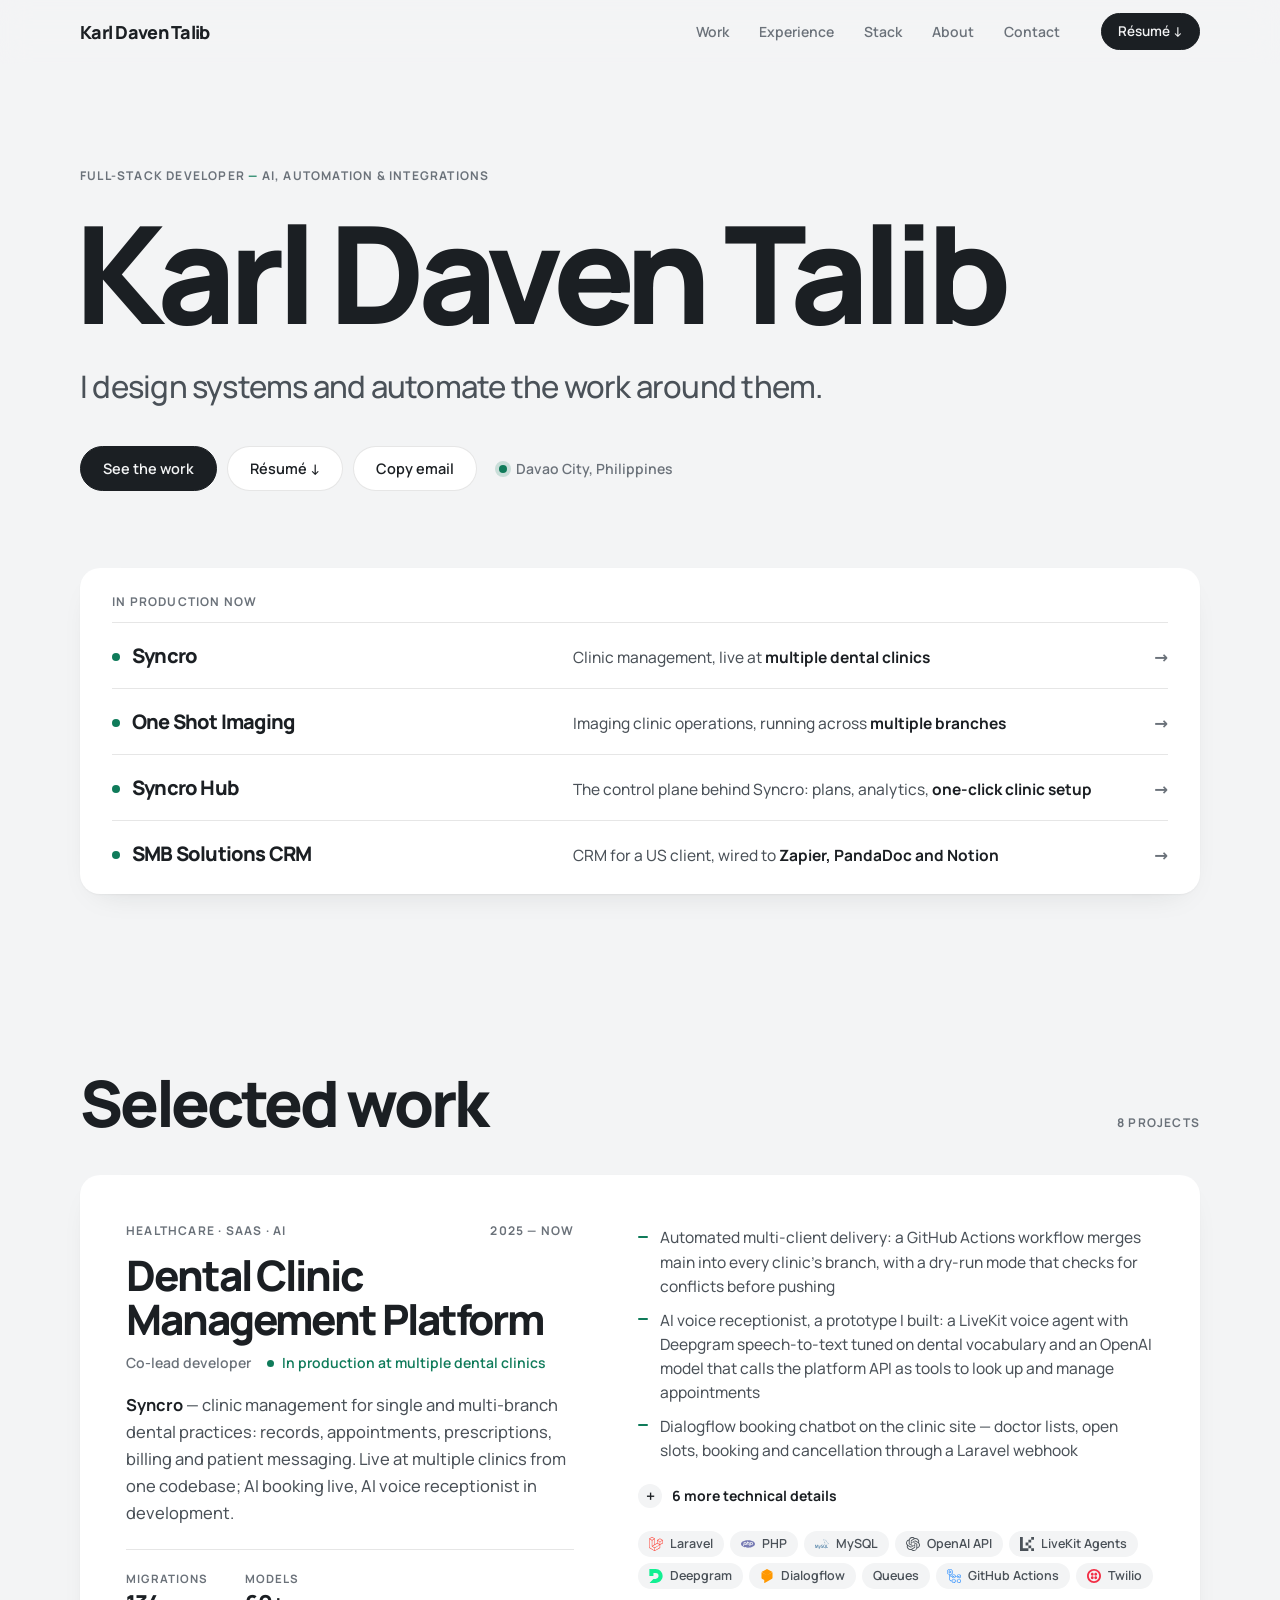
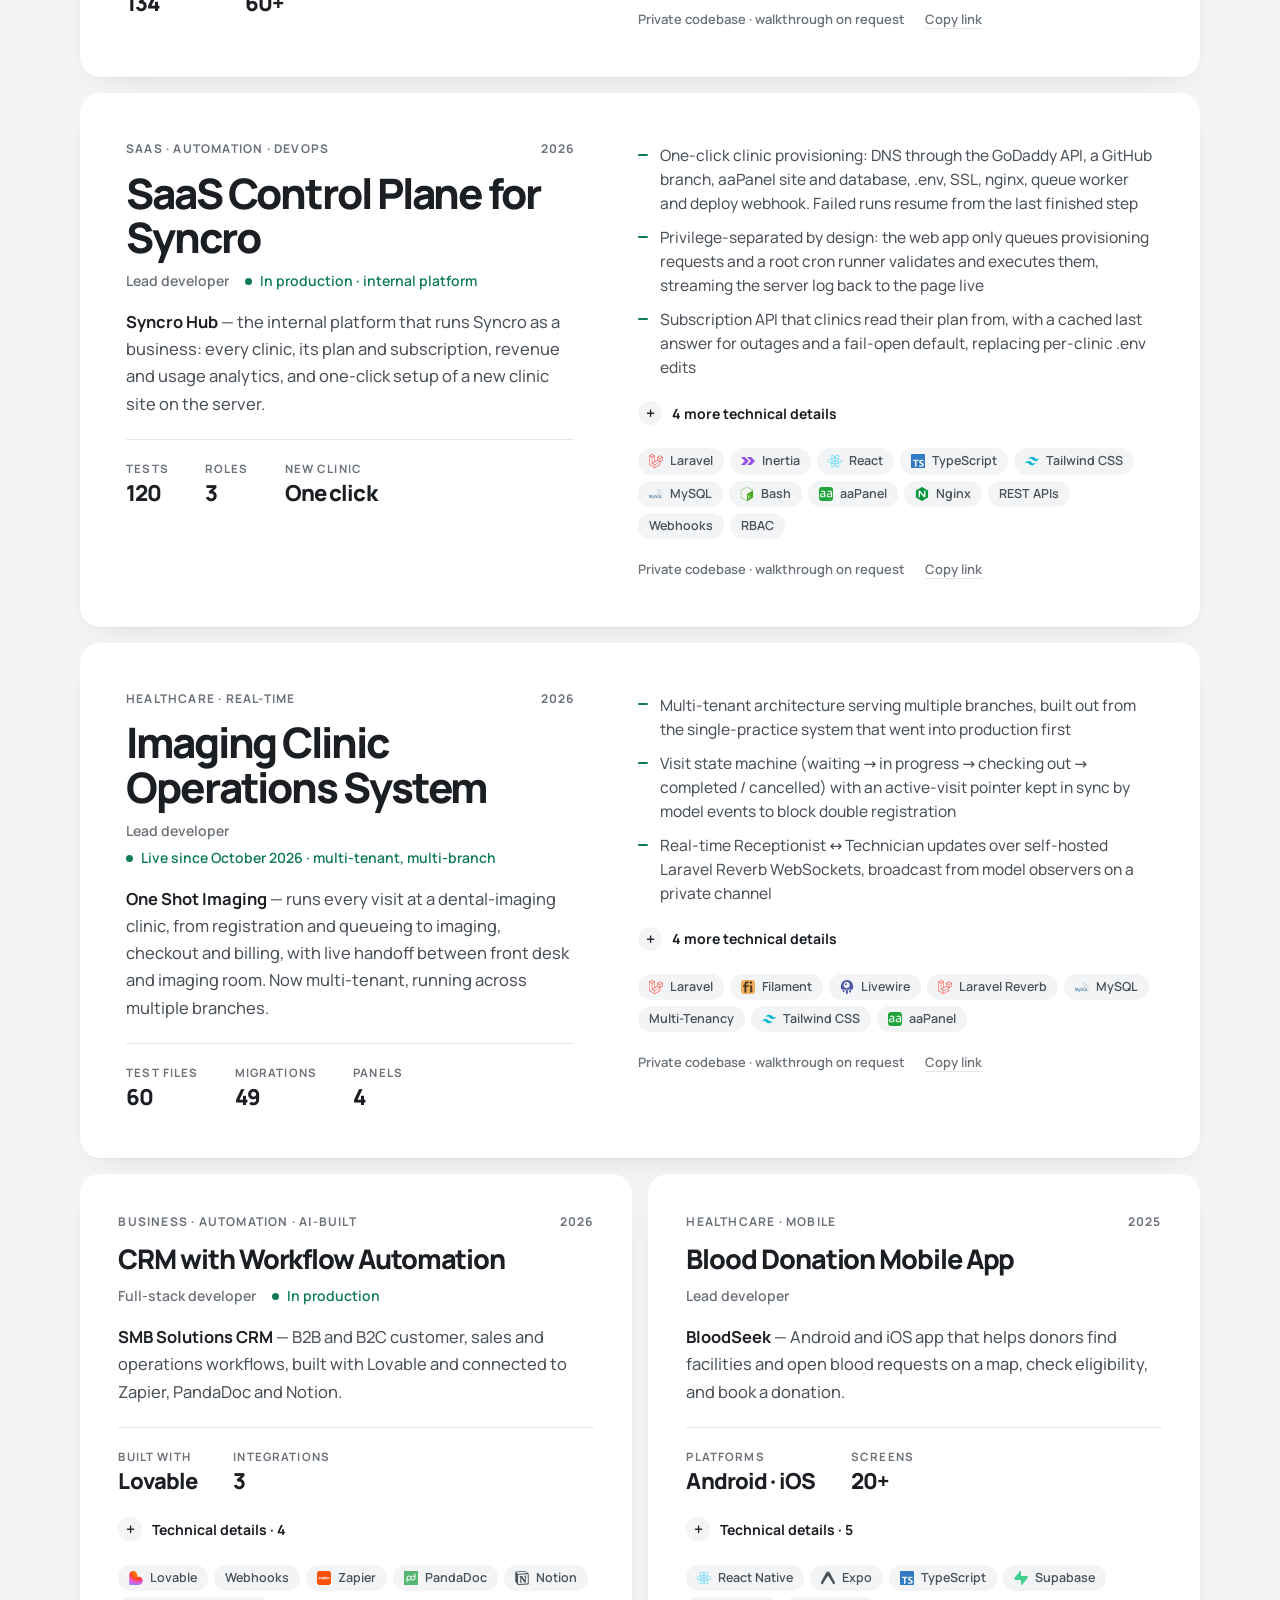
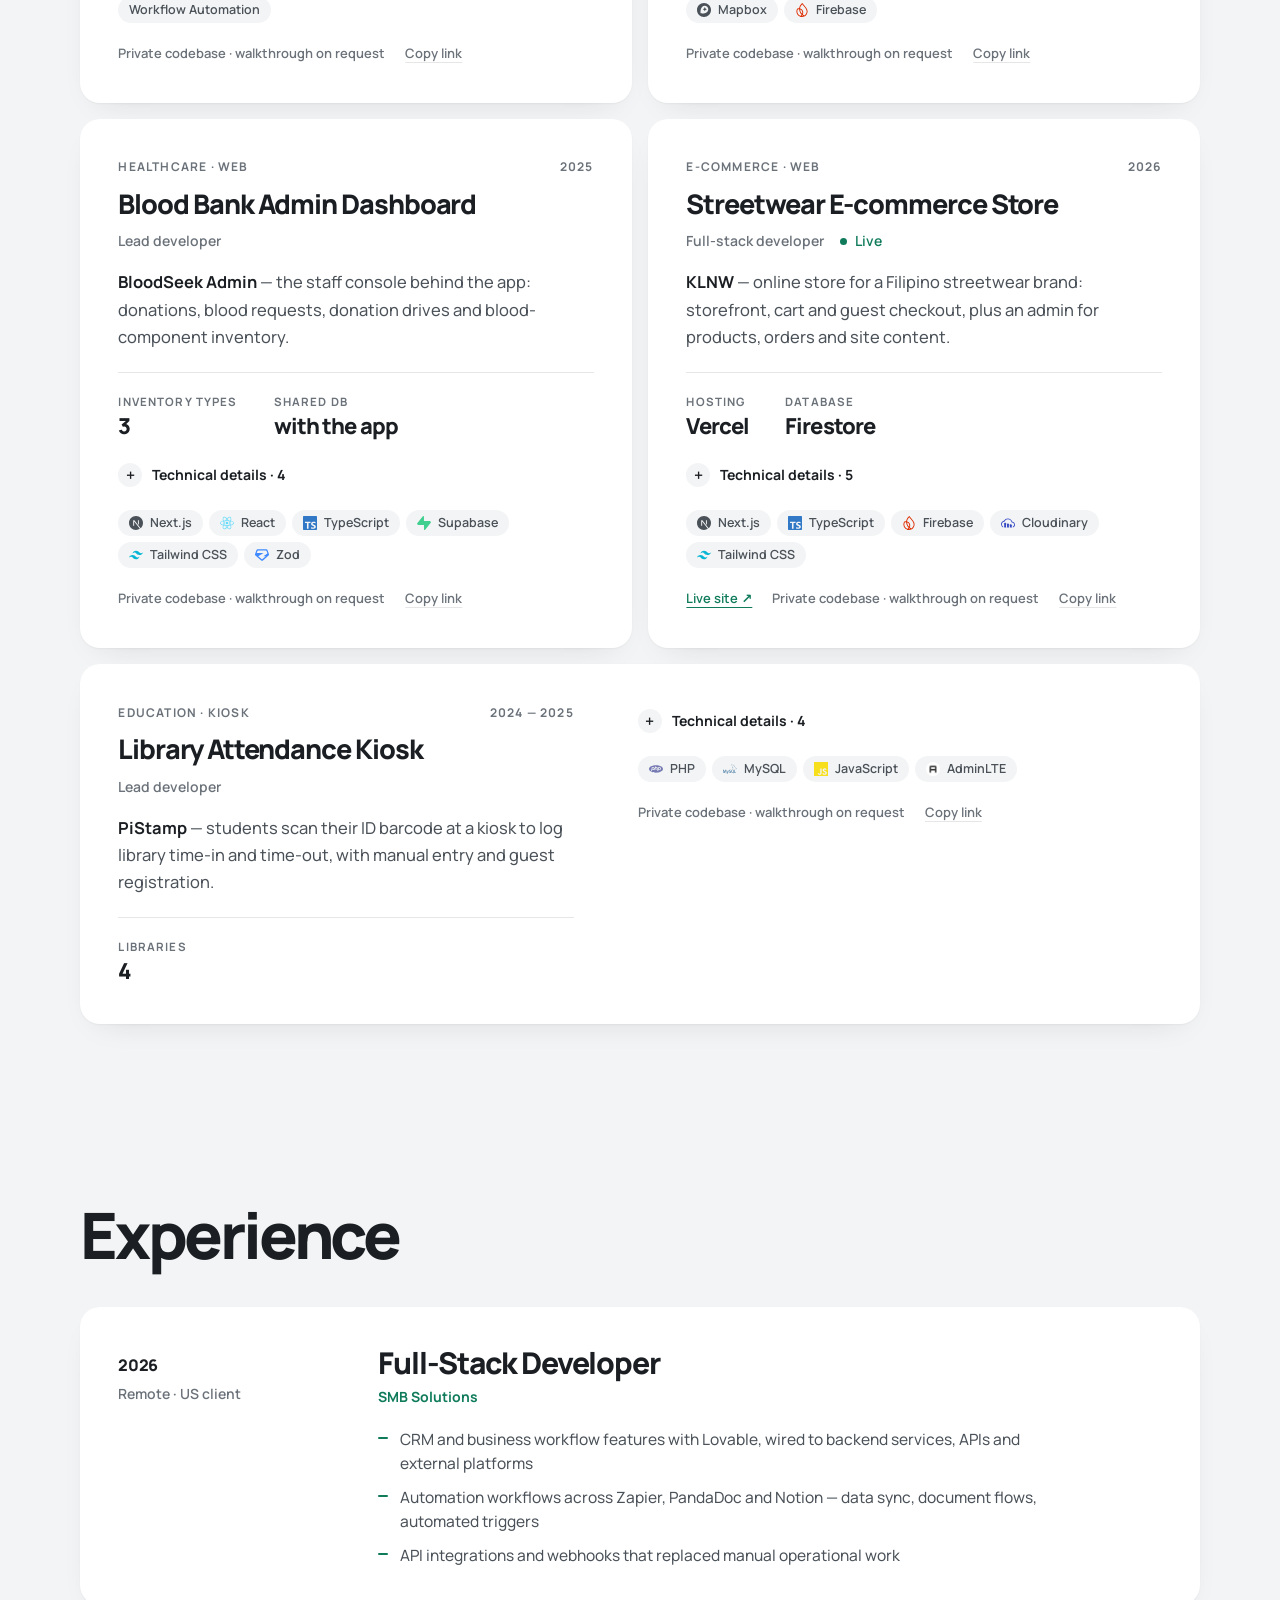
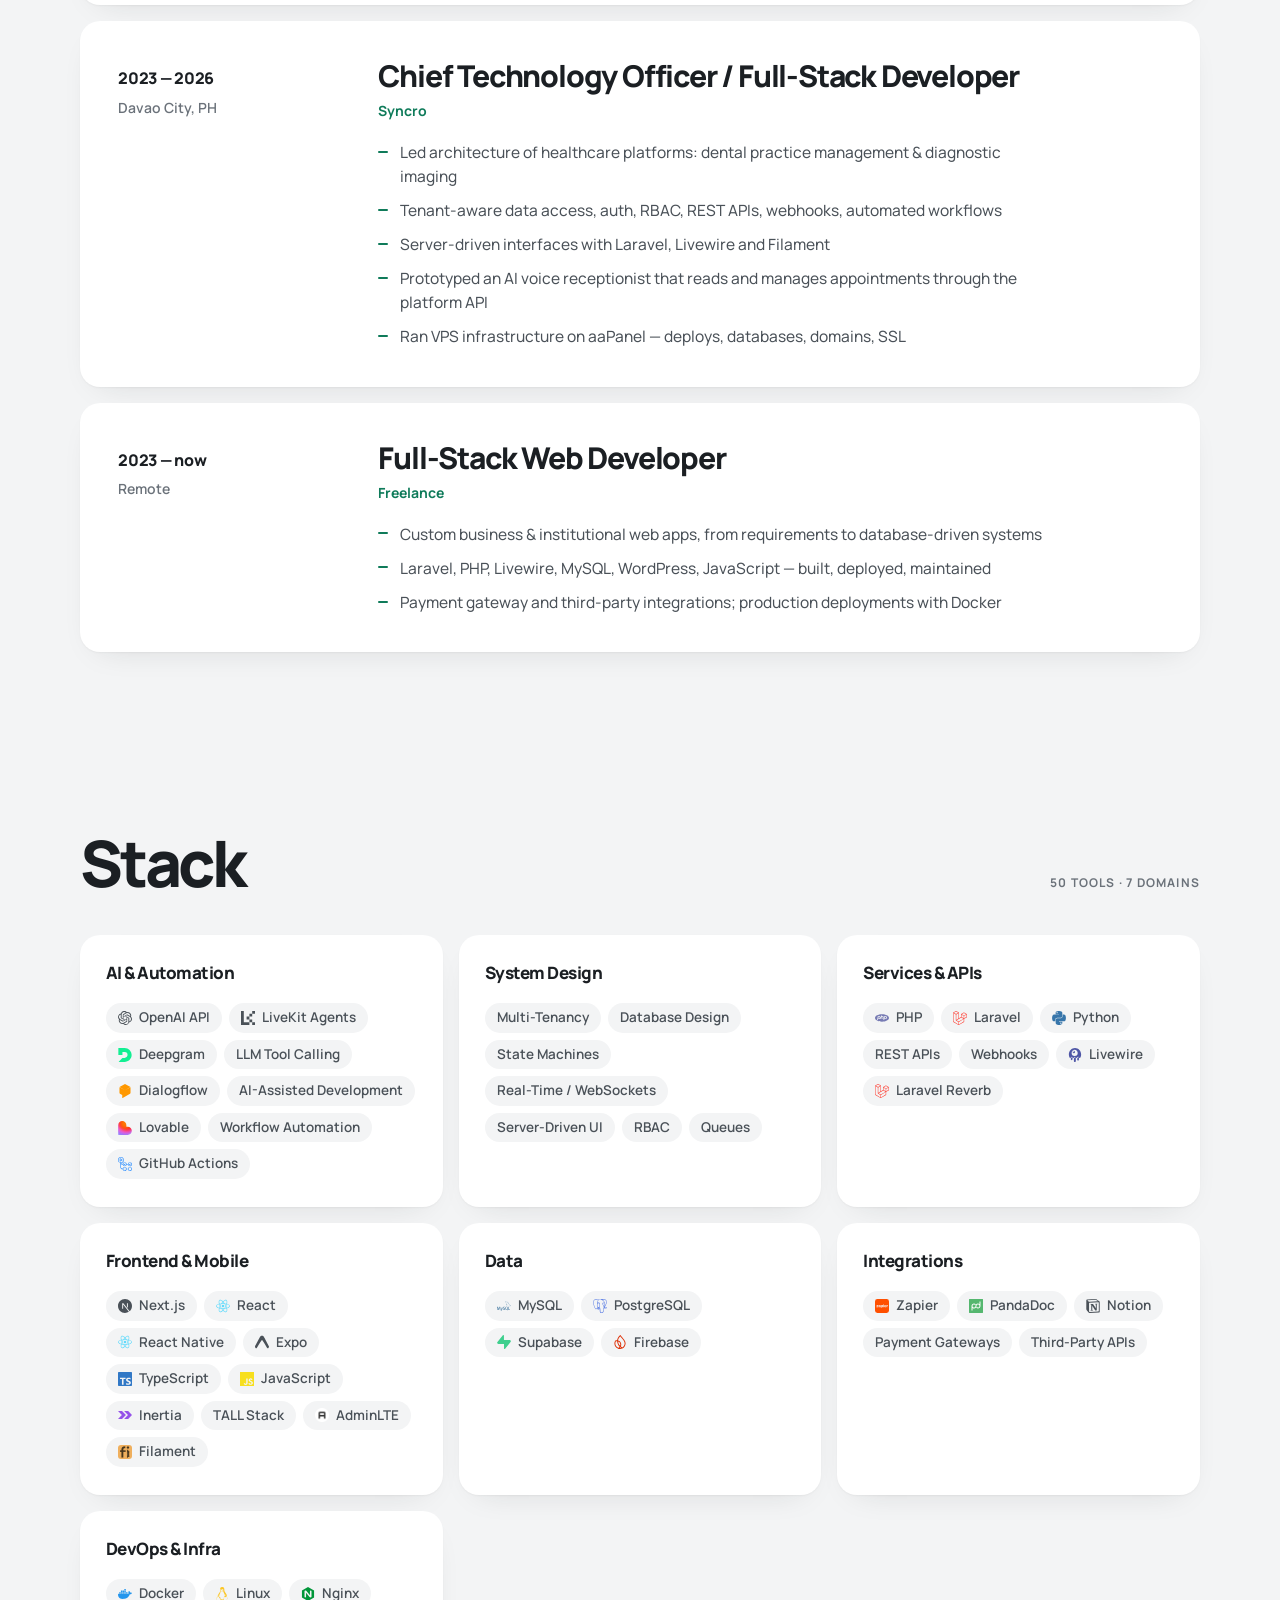
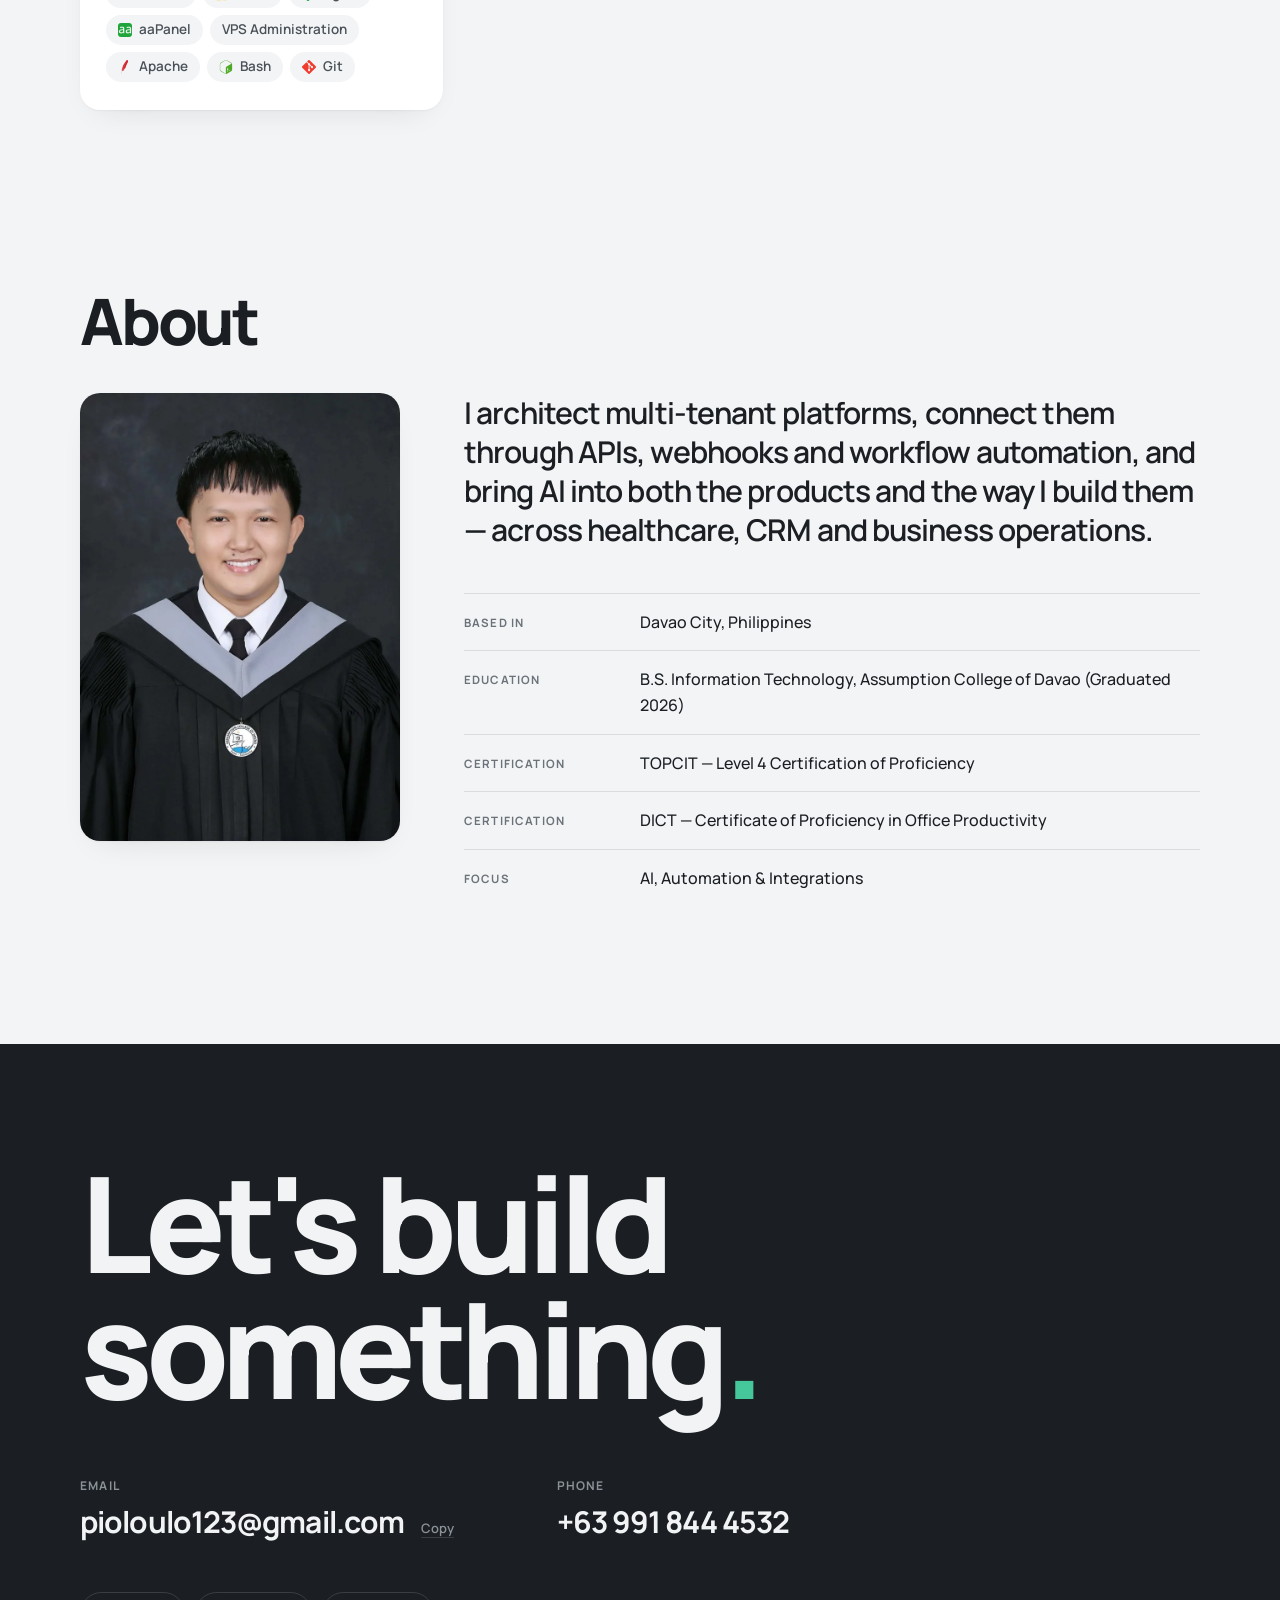
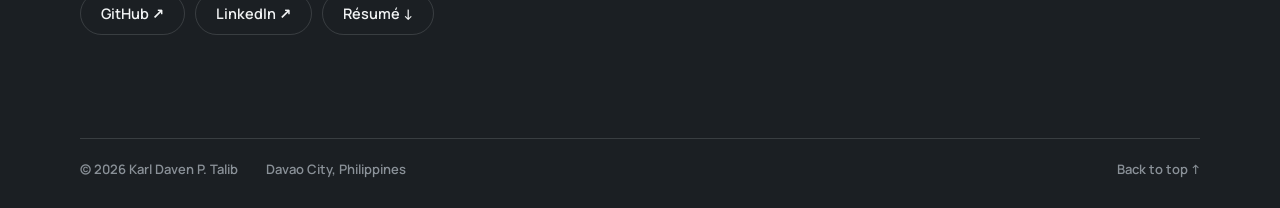
<file: index.html>
<!doctype html>
<html lang="en">
<head>
<meta charset="utf-8">
<meta name="viewport" content="width=device-width, initial-scale=1">
<title>Karl Daven Talib — Full-Stack Developer</title>
<meta name="description" content="Karl Daven Talib — full-stack developer focused on AI, automation and integrations. Healthcare platforms, CRM and business systems. Davao City, PH.">
<link rel="canonical" href="https://kahariel.github.io/">
<link rel="icon" href="favicon.svg" type="image/svg+xml">
<meta name="color-scheme" content="light dark">
<meta name="theme-color" content="#f3f4f5" media="(prefers-color-scheme: light)">
<meta name="theme-color" content="#121416" media="(prefers-color-scheme: dark)">

<!-- link previews (LinkedIn, Messenger, Slack, X…) -->
<meta property="og:type" content="profile">
<meta property="og:site_name" content="Karl Daven Talib">
<meta property="og:title" content="Karl Daven Talib — Full-Stack Developer">
<meta property="og:description" content="AI, automation & integrations. Healthcare platforms in production at multiple clinics, an AI voice receptionist, workflow automation, CRM and mobile.">
<meta property="og:url" content="https://kahariel.github.io/">
<meta property="og:image" content="https://kahariel.github.io/assets/og.png">
<meta property="og:image:width" content="1200">
<meta property="og:image:height" content="630">
<meta property="og:image:alt" content="Karl Daven Talib — Full-Stack Developer, AI, Automation & Integrations. Davao City, Philippines.">
<meta property="profile:first_name" content="Karl Daven">
<meta property="profile:last_name" content="Talib">
<meta name="twitter:card" content="summary_large_image">
<meta name="twitter:title" content="Karl Daven Talib — Full-Stack Developer">
<meta name="twitter:description" content="AI, automation & integrations. Healthcare platforms, AI voice agents, workflow automation, CRM and mobile.">
<meta name="twitter:image" content="https://kahariel.github.io/assets/og.png">

<!-- structured data: who this is, for search engines -->
<script type="application/ld+json">
{
  "@context": "https://schema.org",
  "@type": "Person",
  "name": "Karl Daven P. Talib",
  "jobTitle": "Full-Stack Developer",
  "description": "Full-stack developer focused on AI, automation and integrations.",
  "url": "https://kahariel.github.io/",
  "image": "https://kahariel.github.io/assets/portrait.webp",
  "sameAs": ["https://github.com/Kahariel", "https://ph.linkedin.com/in/karl-daven-talib-022047245"],
  "email": "mailto:pioloulo123@gmail.com",
  "address": { "@type": "PostalAddress", "addressLocality": "Davao City", "addressCountry": "PH" },
  "alumniOf": { "@type": "CollegeOrUniversity", "name": "Assumption College of Davao" },
  "knowsAbout": ["AI voice agents", "LLM tool calling", "OpenAI API", "Workflow automation", "System design", "Multi-tenant architecture", "Laravel", "PHP", "Python", "Next.js", "React", "React Native", "Supabase", "MySQL", "PostgreSQL", "REST APIs", "Webhooks", "GitHub Actions", "Docker", "Linux"]
}
</script>
<!-- the font (Manrope) is self-hosted and deliberately not preloaded: on slow connections a preload delays first paint -->
<link rel="stylesheet" href="css/fonts.css">
<link rel="stylesheet" href="css/style.css">
</head>
<body id="top">

<a class="skip-link" href="#work">Skip to the work</a>

<header id="bar">
  <div class="wrap">
    <a class="brand" href="#top" id="brand"></a>
    <nav id="nav" aria-label="Sections">
      <a href="#work">Work</a>
      <a href="#experience">Experience</a>
      <a href="#stack">Stack</a>
      <a href="#about">About</a>
      <a href="#contact">Contact</a>
    </nav>
    <a class="btn solid small" id="bar-resume" href="#contact">Résumé ↓</a>
  </div>
</header>

<main>
  <section id="hero" class="wrap" aria-label="Introduction"></section>

  <section id="work" class="band">
    <div class="wrap">
      <header class="head"><h2>Selected work</h2><p class="eyebrow" id="work-note"></p></header>
      <div id="work-featured"></div>
      <div id="work-grid"></div>
    </div>
  </section>

  <section id="experience" class="band">
    <div class="wrap">
      <header class="head"><h2>Experience</h2></header>
      <div id="experience-list"></div>
    </div>
  </section>

  <section id="stack" class="band">
    <div class="wrap">
      <header class="head"><h2>Stack</h2><p class="eyebrow" id="stack-note"></p></header>
      <div id="stack-list"></div>
    </div>
  </section>

  <section id="about" class="band">
    <div class="wrap">
      <header class="head"><h2>About</h2></header>
      <div id="about-body"></div>
    </div>
  </section>
</main>

<footer id="contact">
  <div class="wrap" id="contact-body"></div>
</footer>

<dialog id="lightbox" aria-label="Screenshot">
  <img alt="">
  <button type="button" class="close" aria-label="Close">Close ×</button>
</dialog>

<div id="toast" role="status" aria-live="polite"></div>

<noscript>
  <article style="max-width:720px;margin:0 auto;padding:48px 20px;font-family:system-ui,sans-serif;line-height:1.6">
    <h1>Karl Daven P. Talib</h1>
    <p>Full-Stack Developer — AI, Automation &amp; Integrations · Davao City, Philippines</p>
    <p><a href="mailto:pioloulo123@gmail.com">pioloulo123@gmail.com</a> · +63 991 844 4532 · <a href="assets/Karl-Daven-Talib-CV.pdf">Résumé (PDF)</a></p>
    <p>The full portfolio needs JavaScript. Selected work: dental clinic management platform (Syncro — in production at multiple clinics, AI voice receptionist in development),
      Syncro Hub (the SaaS control plane behind it: subscriptions, analytics, one-click clinic provisioning),
      imaging clinic operations system (One Shot Imaging), CRM with workflow automation (SMB Solutions), blood donation mobile app and
      admin dashboard (BloodSeek), streetwear e-commerce store (KLNW), library attendance kiosk (PiStamp).</p>
  </article>
</noscript>

<script src="js/content.js"></script>
<script src="js/icons.js"></script>
<script src="js/util.js"></script>
<script src="js/analytics.js"></script>
<script src="js/site.js"></script>
</body>
</html>
</file>
<file: css/fonts.css>
/* Self-hosted font (from Google Fonts, SIL Open Font License). Latin + Latin Extended only.
   Manrope is a variable font: one file covers every weight from 200 to 800. */
@font-face {
  font-family: 'Manrope';
  font-style: normal;
  font-weight: 200 800;
  font-display: swap;
  src: url(../assets/fonts/manrope-latin-ext.woff2) format('woff2');
  unicode-range: U+0100-02BA, U+02BD-02C5, U+02C7-02CC, U+02CE-02D7, U+02DD-02FF, U+0304, U+0308, U+0329, U+1D00-1DBF, U+1E00-1E9F, U+1EF2-1EFF, U+2020, U+20A0-20AB, U+20AD-20C4, U+2113, U+2C60-2C7F, U+A720-A7FF;
}
@font-face {
  font-family: 'Manrope';
  font-style: normal;
  font-weight: 200 800;
  font-display: swap;
  src: url(../assets/fonts/manrope-latin.woff2) format('woff2');
  unicode-range: U+0000-00FF, U+0131, U+0152-0153, U+02BB-02BC, U+02C6, U+02DA, U+02DC, U+0304, U+0308, U+0329, U+2000-206F, U+20AC, U+2122, U+2191, U+2193, U+2212, U+2215, U+FEFF, U+FFFD;
}
</file>
<file: css/style.css>
:root {
  --bg: #f3f4f5;
  --surface: #ffffff;           /* cards and panels */
  --ink: #1b1f23;               /* headings, solid buttons */
  --text: #4a5158;              /* body copy */
  --muted: #6b727a;
  --line: rgba(27, 31, 35, .11);
  --accent: #0f7b5a;            /* green: status, links, highlights */
  --shadow: 0 1px 2px rgba(27, 31, 35, .04), 0 12px 32px -20px rgba(27, 31, 35, .18);

  /* the contact block is dark in both themes */
  --void: #1b1f23;
  --void-text: #b4bac0;
  --void-muted: #8a9198;
  --void-line: rgba(241, 243, 244, .14);
  --void-accent: #45c79b;

  --font: 'Manrope', system-ui, -apple-system, 'Segoe UI', sans-serif;

  --pad: clamp(20px, 4vw, 40px);
  --bar: 64px;
  --r: 20px;                    /* card corners */
}
@media (prefers-color-scheme: dark) {
  :root {
    --bg: #121416;
    --surface: #1b1e21;
    --ink: #f1f3f4;
    --text: #b4bac0;
    --muted: #8a9198;
    --line: rgba(241, 243, 244, .12);
    --accent: #45c79b;
    --shadow: none;
    --void: #1b1e21;
  }
}

* { box-sizing: border-box; margin: 0; padding: 0; }
html { scroll-behavior: smooth; scroll-padding-top: calc(var(--bar) + 20px); -webkit-text-size-adjust: 100%; }
body {
  background: var(--bg); color: var(--text);
  font-family: var(--font); font-size: 16.5px; line-height: 1.65; font-weight: 450;
  -webkit-font-smoothing: antialiased;
}
a { color: inherit; }
button { font: inherit; color: inherit; }
img { display: block; max-width: 100%; }
ul { list-style: none; }
h1, h2, h3 { font-weight: 800; color: var(--ink); letter-spacing: -.04em; }

.wrap { width: 100%; max-width: 1200px; margin: 0 auto; padding: 0 var(--pad); }
.eyebrow { font-size: 12px; font-weight: 700; letter-spacing: .1em; text-transform: uppercase; color: var(--muted); }

.skip-link {
  position: fixed; left: 16px; top: -60px; z-index: 300; background: var(--ink); color: var(--bg); padding: 10px 18px; border-radius: 999px;
  font-size: 14px; font-weight: 600; text-decoration: none;
}
.skip-link:focus { top: 12px; }
:focus { outline: none; }
:focus-visible { outline: 2px solid var(--accent); outline-offset: 3px; }
#contact :focus-visible { outline-color: var(--void-accent); }

/* placeholder for a link not filled in content.js */
.ph {
  display: inline-flex; align-items: center; justify-content: center; text-align: center; border-radius: 999px;
  border: 1px dashed currentColor; opacity: .8; padding: 2px 10px; font-size: 12px; font-weight: 600; text-transform: uppercase;
}
.ph-box { display: flex; width: 100%; height: 100%; padding: 12px; border-radius: 0; }

/* buttons */
.btn {
  display: inline-flex; align-items: center; gap: 8px; padding: 13px 22px; border: 1px solid var(--line); border-radius: 999px;
  background: var(--surface); color: var(--ink);
  font-size: 14.5px; font-weight: 600; line-height: 1.2; text-decoration: none; white-space: nowrap;
  cursor: pointer; transition: background .15s, color .15s, border-color .15s, transform .15s;
}
.btn:hover { border-color: var(--ink); }
.btn:active { transform: scale(.98); }
.btn.solid { background: var(--ink); border-color: var(--ink); color: var(--bg); }
.btn.solid:hover { background: var(--accent); border-color: var(--accent); color: #fff; }
.btn.small { padding: 9px 16px; font-size: 13.5px; }
@media (prefers-color-scheme: dark) { .btn.solid:hover { color: #121416; } }

/* small text buttons: "Copy link", "Copy" */
.copy-link {
  background: none; border: 0; padding: 0; cursor: pointer; color: var(--muted);
  font-size: 13px; font-weight: 600; text-decoration: underline; text-decoration-color: var(--line); text-underline-offset: 4px;
}
.copy-link:hover { color: var(--accent); }

/* ───────── header ───────── */
#bar {
  position: sticky; top: 0; z-index: 50; height: var(--bar);
  background: color-mix(in srgb, var(--bg) 84%, transparent);
  -webkit-backdrop-filter: blur(14px); backdrop-filter: blur(14px);
  border-bottom: 1px solid transparent; transition: border-color .2s;
}
#bar.scrolled { border-bottom-color: var(--line); }
#bar .wrap { height: 100%; display: flex; align-items: center; gap: 28px; }
.brand { font-size: 18px; font-weight: 800; letter-spacing: -.04em; line-height: 1; color: var(--ink); text-decoration: none; white-space: nowrap; margin-right: auto; }
#nav { display: flex; gap: 4px; }
#nav a {
  font-size: 14px; font-weight: 600; text-decoration: none; color: var(--muted);
  padding: 7px 13px; border-radius: 999px; transition: color .15s, background .15s;
}
#nav a:hover { color: var(--ink); }
#nav a[aria-current] { color: var(--ink); background: var(--surface); box-shadow: inset 0 0 0 1px var(--line); }

/* ───────── intro ───────── */
#hero { padding-top: clamp(44px, 8vw, 104px); padding-bottom: clamp(48px, 7vw, 88px); }
#hero .eyebrow i { color: var(--accent); font-style: normal; }
#hero h1 {
  font-size: clamp(50px, 10.6vw, 140px); line-height: .95; letter-spacing: -.055em;
  margin: clamp(14px, 2vw, 22px) 0 clamp(18px, 2.4vw, 30px) -.04em;
}
#hero h1 em { font-style: normal; }
#hero .lead { font-size: clamp(21px, 2.5vw, 31px); font-weight: 500; line-height: 1.25; letter-spacing: -.025em; color: var(--text); max-width: 24em; }
#hero .cta { display: flex; flex-wrap: wrap; align-items: center; gap: 10px; margin-top: clamp(26px, 3.2vw, 40px); }
#hero .where { display: inline-flex; align-items: center; gap: 9px; font-size: 14px; font-weight: 600; color: var(--muted); margin-left: 12px; }
#hero .where::before { content: ''; width: 8px; height: 8px; border-radius: 50%; background: var(--accent); box-shadow: 0 0 0 4px color-mix(in srgb, var(--accent) 18%, transparent); }

/* the list under the intro: one row per shipped system, each linking to its project card */
.shipped { margin-top: clamp(44px, 6vw, 80px); background: var(--surface); border-radius: var(--r); box-shadow: var(--shadow); padding: 8px clamp(20px, 2.6vw, 32px); }
.shipped .eyebrow { padding: 16px 0 10px; }
.shipped a { display: grid; grid-template-columns: minmax(0, 1.1fr) minmax(0, 1.4fr) auto; gap: 20px; align-items: baseline; padding: 16px 0; border-top: 1px solid var(--line); text-decoration: none; }
.shipped b { font-size: 20px; font-weight: 800; letter-spacing: -.04em; color: var(--ink); transition: color .15s; }
.shipped b::before { content: ''; display: inline-block; width: 8px; height: 8px; border-radius: 50%; background: var(--accent); margin-right: 12px; vertical-align: 2px; }
.shipped span { font-size: 15.5px; }
.shipped strong { color: var(--ink); font-weight: 700; }
.shipped i { font-style: normal; font-weight: 700; color: var(--muted); transition: transform .15s, color .15s; }
.shipped a:hover b, .shipped a:hover i { color: var(--accent); }
.shipped a:hover i { transform: translateX(4px); }

/* ───────── sections ───────── */
.band { padding: clamp(48px, 7vw, 96px) 0; }
.head { display: flex; align-items: baseline; justify-content: space-between; gap: 24px; margin-bottom: clamp(24px, 3.4vw, 40px); }
.head h2 { font-size: clamp(36px, 5.2vw, 64px); line-height: 1; letter-spacing: -.05em; }

/* shared: dash-bulleted lists */
.points { display: grid; gap: 10px; }
.points li { position: relative; padding-left: 22px; font-size: 15.5px; line-height: 1.55; }
.points li::before { content: ''; position: absolute; left: 0; top: .7em; width: 10px; height: 2px; border-radius: 2px; background: var(--accent); }

/* ───────── work ───────── */
.proj { scroll-margin-top: calc(var(--bar) + 20px); background: var(--surface); border-radius: var(--r); padding: clamp(24px, 3vw, 40px); box-shadow: var(--shadow); }
.proj .shot { aspect-ratio: 1440 / 744; overflow: hidden; background: var(--bg); border-radius: 12px; margin-bottom: 24px; }
.proj .zoom { display: block; width: 100%; height: 100%; padding: 0; border: 0; background: none; cursor: zoom-in; }
.proj .shot img { width: 100%; height: 100%; object-fit: cover; object-position: top center; transition: transform .5s cubic-bezier(.2, .7, .2, 1); }
.proj .zoom:hover img { transform: scale(1.025); }
.proj .shot.contain { background: #fff; }
.proj .shot.contain img { object-fit: contain; object-position: center; padding: 14px; }

.proj .kicker { display: flex; justify-content: space-between; gap: 16px; }
.proj h3 { font-size: 27px; line-height: 1.12; margin: 12px 0 10px; }
.proj .meta { display: flex; flex-wrap: wrap; gap: 4px 16px; font-size: 14px; font-weight: 600; color: var(--muted); }
.proj .status { color: var(--accent); }
.proj .status::before { content: ''; display: inline-block; width: 7px; height: 7px; border-radius: 50%; background: var(--accent); margin-right: 8px; vertical-align: 1px; }
.proj .summary { margin-top: 16px; }
.proj .summary b { font-weight: 700; color: var(--ink); }
.proj .facts { display: flex; flex-wrap: wrap; gap: 14px 36px; margin-top: 22px; padding-top: 20px; border-top: 1px solid var(--line); }
.proj .facts dt { font-size: 11.5px; font-weight: 700; letter-spacing: .1em; text-transform: uppercase; color: var(--muted); }
.proj .facts dd { font-size: 22px; font-weight: 800; letter-spacing: -.04em; line-height: 1.3; color: var(--ink); }
.proj .points { margin-top: 22px; }
.proj details { margin-top: 20px; }
.proj details .points { margin-top: 16px; }
.proj summary {
  display: inline-flex; align-items: center; gap: 10px; cursor: pointer; list-style: none; color: var(--ink);
  font-size: 14px; font-weight: 700;
}
.proj summary::-webkit-details-marker { display: none; }
.proj summary::before {
  content: '+'; display: inline-grid; place-items: center; width: 24px; height: 24px; border-radius: 50%;
  background: var(--bg); font-size: 16px; font-weight: 600; line-height: 1; transition: background .15s, color .15s;
}
.proj details[open] summary::before { content: '−'; }
.proj summary:hover { color: var(--accent); }
.proj summary:hover::before { background: var(--accent); color: var(--surface); }
.tags { display: flex; flex-wrap: wrap; gap: 6px; margin-top: 22px; }
/* brand icon inside a technology tag; --c is the brand colour, absent for black/white marks */
.ico { width: 14px; height: 14px; flex: none; fill: var(--c, currentColor); }
img.ico { border-radius: 3px; }
@media (prefers-color-scheme: dark) { .ico.invert { filter: invert(1); } }
.tags span, .group li { display: inline-flex; align-items: center; gap: 7px; }
.tags span { font-size: 12.5px; font-weight: 600; line-height: 1.3; padding: 5px 11px; border-radius: 999px; background: var(--bg); color: var(--text); white-space: nowrap; }
.proj .links { display: flex; flex-wrap: wrap; align-items: center; gap: 8px 20px; margin-top: 20px; font-size: 13px; font-weight: 600; }
.proj .links a { color: var(--accent); text-underline-offset: 4px; }
.proj .links a:hover { color: var(--ink); }
.proj .private { color: var(--muted); }

/* featured: full-width cards */
#work-featured { display: grid; gap: 16px; }
.proj.featured { padding: clamp(26px, 3.6vw, 48px); }
.proj.featured h3 { font-size: clamp(30px, 3.4vw, 42px); line-height: 1.05; letter-spacing: -.05em; }
/* with a screenshot: picture and text side by side */
.proj.featured:not(.noshot) { display: grid; grid-template-columns: minmax(0, 1.2fr) minmax(0, 1fr); gap: clamp(28px, 4vw, 56px); align-items: start; }
.proj.featured:not(.noshot) .shot { margin-bottom: 0; }
/* text-only: summary on the left, technical detail on the right */
.proj.featured.noshot .body, #work-grid .proj.noshot:last-child:nth-child(odd) .body { display: grid; grid-template-columns: minmax(0, 1fr) minmax(0, 1.15fr); gap: clamp(32px, 5vw, 72px); align-items: start; }
.proj.featured.noshot .detail > :first-child, #work-grid .proj.noshot:last-child:nth-child(odd) .detail > :first-child { margin-top: 4px; }

/* the rest: two-column grid; an odd one out at the end takes the full row */
#work-grid { display: grid; grid-template-columns: repeat(2, minmax(0, 1fr)); gap: 16px; margin-top: 16px; }
#work-grid .proj:last-child:nth-child(odd) { grid-column: 1 / -1; }

/* ───────── experience ───────── */
#experience-list { display: grid; gap: 16px; }
.job { display: grid; grid-template-columns: 220px minmax(0, 1fr); gap: 40px; padding: clamp(24px, 3vw, 40px); background: var(--surface); border-radius: var(--r); box-shadow: var(--shadow); }
.job .when { display: grid; gap: 4px; align-content: start; font-size: 14px; font-weight: 600; color: var(--muted); padding-top: 6px; }
.job .when span:first-child { color: var(--ink); font-weight: 800; letter-spacing: -.02em; font-size: 16px; }
.job h3 { font-size: clamp(23px, 2.5vw, 30px); line-height: 1.12; }
.job .co { font-size: 14px; font-weight: 700; color: var(--accent); margin: 6px 0 18px; }
.job .points { max-width: 68ch; }

/* ───────── stack ───────── */
#stack-list { display: grid; grid-template-columns: repeat(auto-fill, minmax(300px, 1fr)); gap: 16px; }
.group { background: var(--surface); border-radius: var(--r); padding: 24px 26px 28px; box-shadow: var(--shadow); }
.group h3 { font-size: 17px; letter-spacing: -.03em; margin-bottom: 16px; }
.group ul { display: flex; flex-wrap: wrap; gap: 7px; }
.group li { font-size: 13.5px; font-weight: 600; line-height: 1.3; padding: 6px 12px; border-radius: 999px; background: var(--bg); }

/* ───────── about ───────── */
#about-body { display: grid; grid-template-columns: minmax(0, 320px) minmax(0, 1fr); gap: clamp(28px, 5vw, 72px); align-items: start; }
.photo { aspect-ratio: 760 / 1064; overflow: hidden; background: var(--surface); border-radius: var(--r); box-shadow: var(--shadow); }
.photo img { width: 100%; height: 100%; object-fit: cover; }
.bio { font-size: clamp(21px, 2.4vw, 30px); font-weight: 600; line-height: 1.3; letter-spacing: -.03em; color: var(--ink); max-width: 26em; }
.rows { margin-top: clamp(26px, 3.6vw, 44px); }
.rows > div { display: grid; grid-template-columns: 160px minmax(0, 1fr); gap: 16px; padding: 15px 0; border-top: 1px solid var(--line); }
.rows dt { font-size: 11.5px; font-weight: 700; letter-spacing: .1em; text-transform: uppercase; color: var(--muted); padding-top: 5px; }
.rows dd { font-size: 16px; color: var(--ink); font-weight: 500; }

/* ───────── contact ───────── */
#contact { background: var(--void); color: var(--void-text); margin-top: clamp(24px, 4vw, 48px); padding: clamp(64px, 9vw, 120px) 0 28px; scroll-margin-top: var(--bar); }
#contact h2 { font-size: clamp(54px, 10.4vw, 140px); line-height: .95; letter-spacing: -.055em; color: #f1f3f4; }
#contact h2 i { font-style: normal; color: var(--void-accent); }
#contact .eyebrow { color: var(--void-muted); margin-bottom: 8px; }
.reach { display: flex; flex-wrap: wrap; gap: 32px clamp(40px, 8vw, 112px); margin-top: clamp(36px, 5vw, 64px); }
.reach .big { font-size: clamp(21px, 2.5vw, 30px); font-weight: 700; letter-spacing: -.03em; line-height: 1.2; color: #f1f3f4; text-decoration: none; margin-right: 14px; overflow-wrap: anywhere; }
.reach .big:hover { color: var(--void-accent); }
#contact .copy-link { color: var(--void-muted); text-decoration-color: var(--void-line); }
#contact .copy-link:hover { color: var(--void-accent); }
.socials { display: flex; flex-wrap: wrap; gap: 10px; margin-top: clamp(32px, 4.4vw, 52px); }
.socials a {
  padding: 12px 20px; border: 1px solid var(--void-line); border-radius: 999px; color: #f1f3f4; text-decoration: none;
  font-size: 14.5px; font-weight: 600; line-height: 1.2; transition: background .15s, border-color .15s, color .15s;
}
.socials a:hover { background: var(--void-accent); border-color: var(--void-accent); color: #121416; }
.fine {
  display: flex; flex-wrap: wrap; gap: 8px 28px; margin-top: clamp(56px, 8vw, 104px); padding-top: 20px; border-top: 1px solid var(--void-line);
  font-size: 13px; font-weight: 600; color: var(--void-muted);
}
.fine a { margin-left: auto; text-decoration: none; }
.fine a:hover { color: #f1f3f4; }

/* ───────── screenshot zoom ───────── */
#lightbox { margin: auto; padding: 0; border: 0; background: none; max-width: none; max-height: none; overflow: visible; }
#lightbox::backdrop { background: rgba(10, 12, 14, .88); }
#lightbox img { max-width: 94vw; max-height: 86vh; background: #fff; border-radius: 12px; cursor: default; }
#lightbox .close {
  position: fixed; top: 16px; right: 16px; background: none; border: 1px solid rgba(241, 243, 244, .4); border-radius: 999px; color: #f1f3f4; padding: 8px 16px; cursor: pointer;
  font-size: 13.5px; font-weight: 600;
}
#lightbox .close:hover { background: #f1f3f4; color: #1b1f23; }

/* ───────── toast ───────── */
#toast {
  position: fixed; left: 50%; bottom: 28px; z-index: 70; transform: translate(-50%, 12px); max-width: calc(100vw - 32px);
  background: var(--ink); color: var(--bg); padding: 11px 20px; border-radius: 999px; font-size: 14px; font-weight: 600;
  opacity: 0; pointer-events: none; transition: opacity .2s, transform .2s;
}
#toast.show { opacity: 1; transform: translate(-50%, 0); }

/* ───────── fade-in on scroll (classes added by site.js, never without JS) ───────── */
.reveal { opacity: 0; transform: translateY(18px); transition: opacity .7s ease, transform .7s cubic-bezier(.2, .7, .2, 1); }
.reveal.in { opacity: 1; transform: none; }

/* ───────── smaller screens ───────── */
@media (max-width: 900px) {
  .proj.featured:not(.noshot) { grid-template-columns: minmax(0, 1fr); gap: 24px; }
  .proj.featured.noshot .body, #work-grid .proj.noshot:last-child:nth-child(odd) .body { grid-template-columns: minmax(0, 1fr); gap: 0; }
  .proj.featured.noshot .detail > :first-child, #work-grid .proj.noshot:last-child:nth-child(odd) .detail > :first-child { margin-top: 22px; }
  .job { grid-template-columns: minmax(0, 1fr); gap: 12px; }
  .job .when { display: flex; flex-wrap: wrap; align-items: baseline; gap: 4px 14px; padding-top: 0; }
  .shipped a { grid-template-columns: minmax(0, 1fr) auto; gap: 4px 16px; }
  .shipped span { grid-column: 1; grid-row: 2; }
}
@media (max-width: 760px) {
  body { font-size: 16px; }
  :root { --r: 16px; }
  #nav { display: none; }
  #work-grid { grid-template-columns: minmax(0, 1fr); }
  #about-body { grid-template-columns: minmax(0, 1fr); }
  .photo { max-width: 240px; }
  .rows > div { grid-template-columns: minmax(0, 1fr); gap: 2px; }
  #hero .where { margin-left: 0; flex-basis: 100%; margin-top: 8px; }
  .fine a { margin-left: 0; }
}
@media (max-width: 420px) {
  .btn { padding: 12px 18px; }
  .head { flex-direction: column; gap: 8px; }
}

@media (prefers-reduced-motion: reduce) {
  html { scroll-behavior: auto; }
  * { transition: none !important; }
}

@media print {
  #bar, #toast, .copy-link, .cta { display: none !important; }
  .reveal { opacity: 1; transform: none; }
}
</file>
